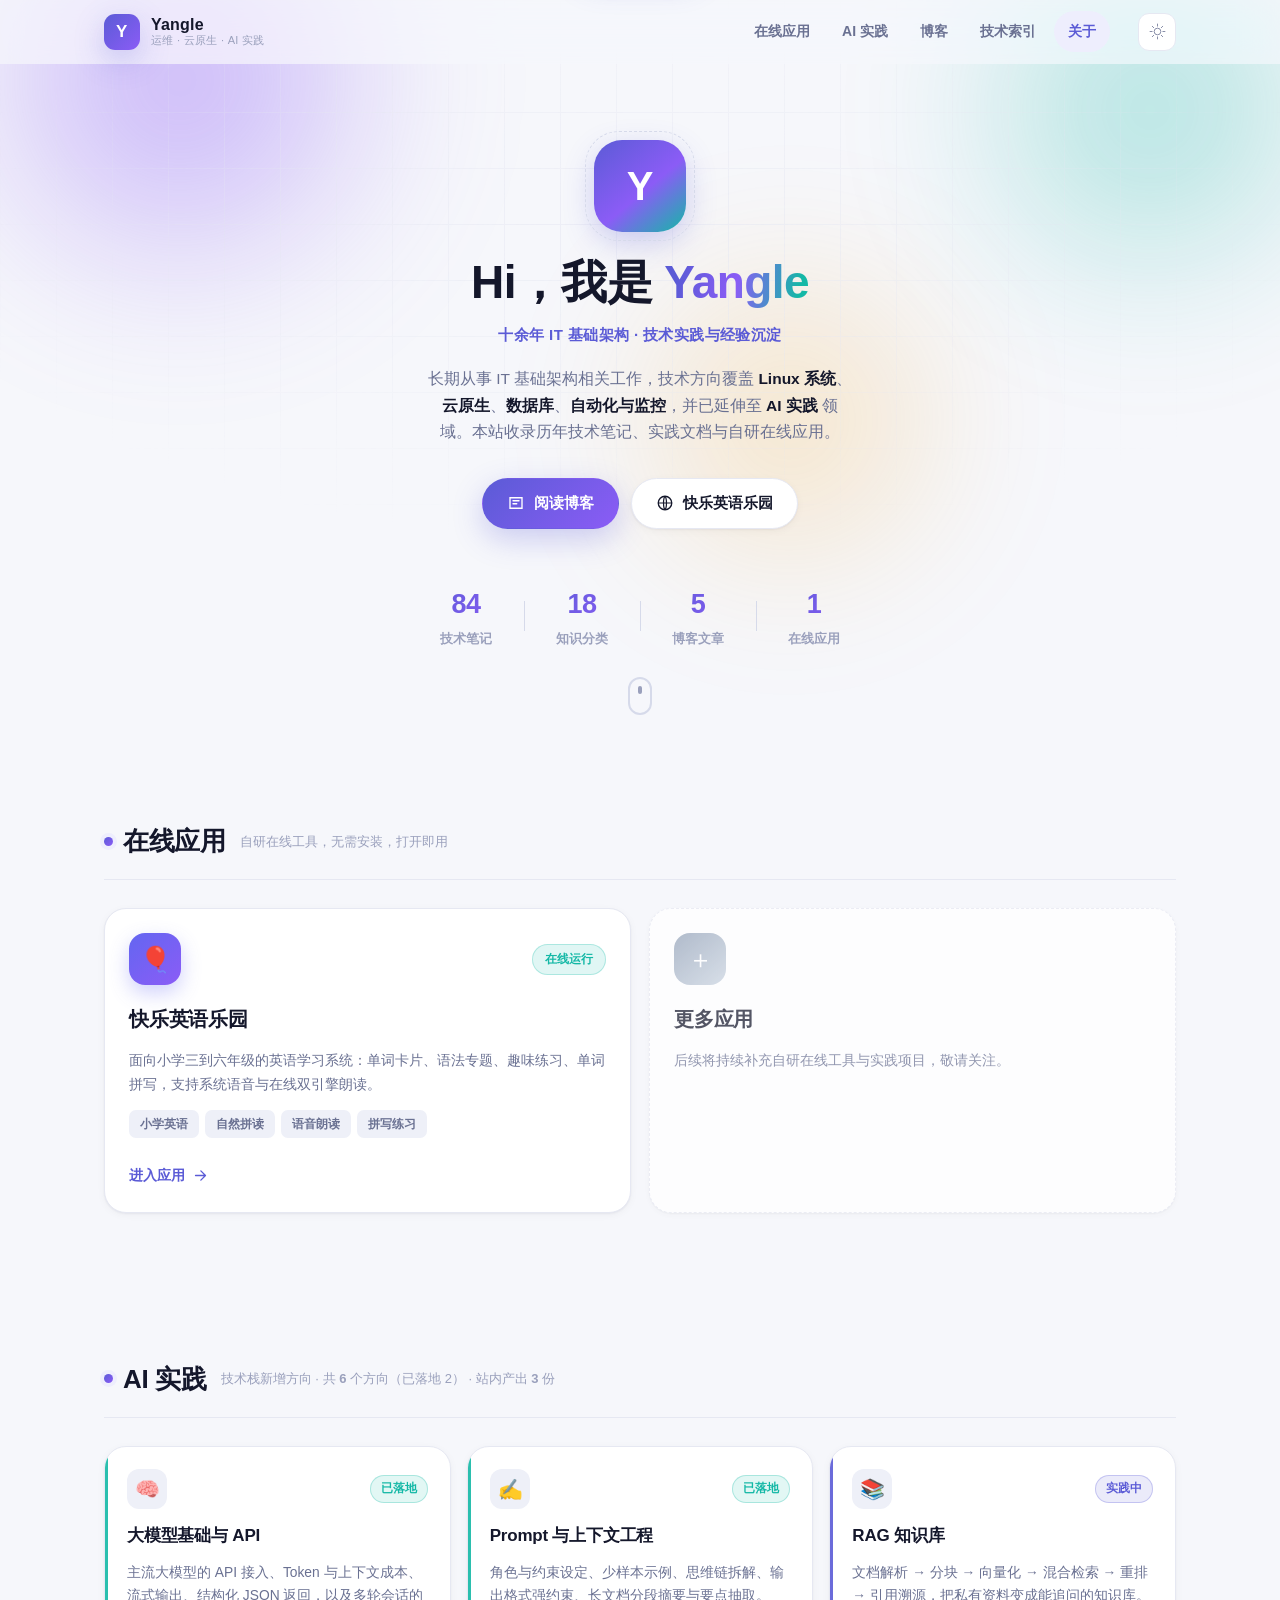
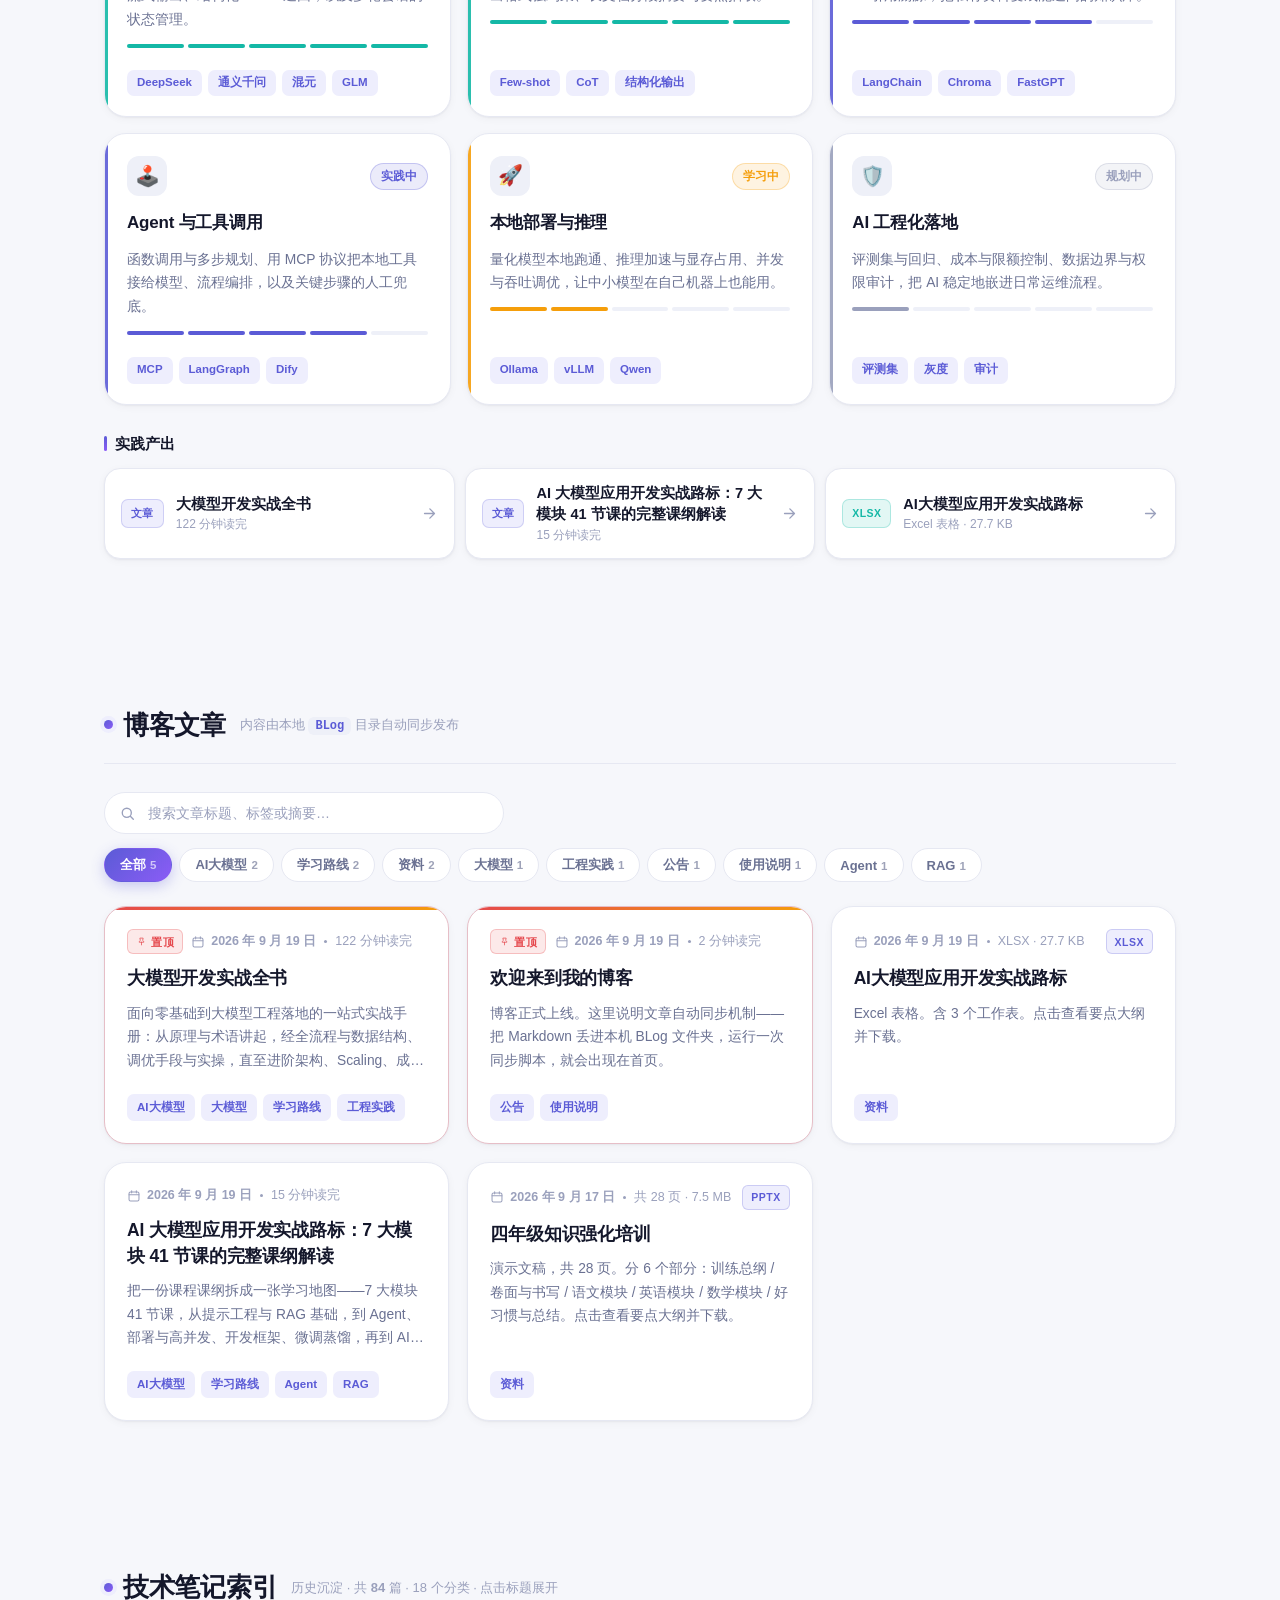
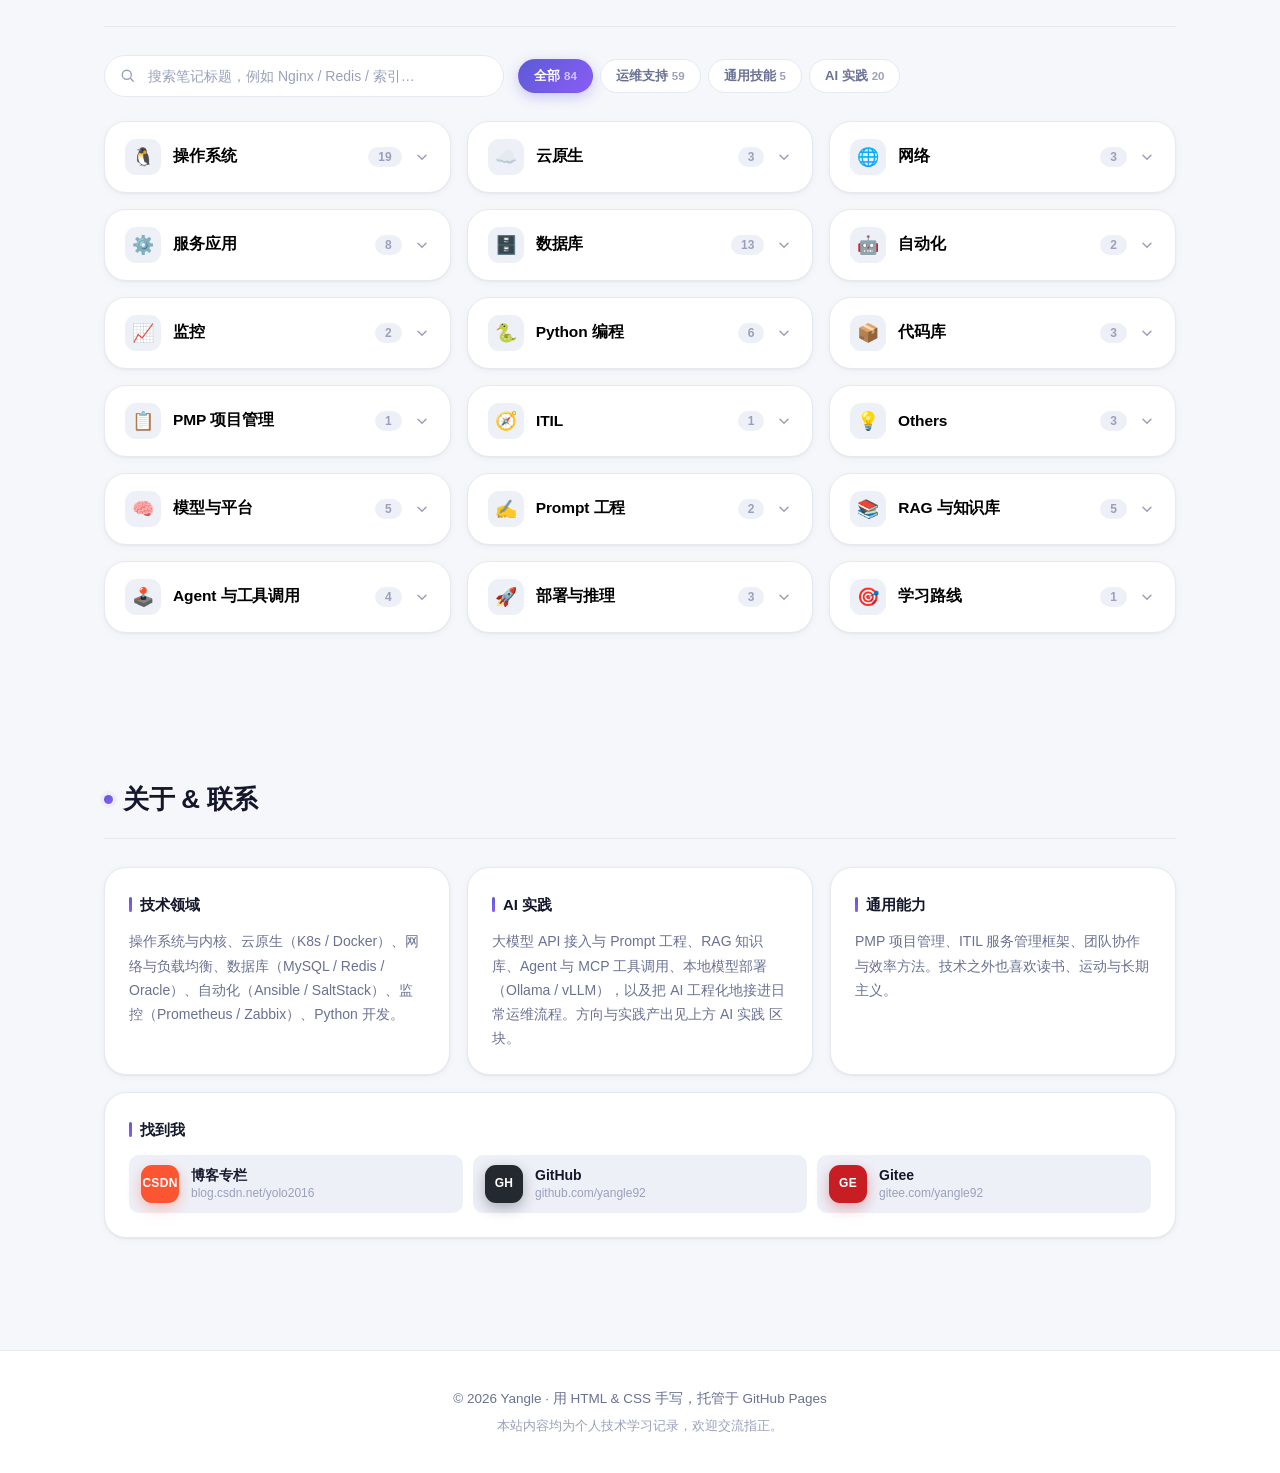
<file: index.html>
<!DOCTYPE html>
<html lang="zh-CN" data-theme="light">
<head>
<meta charset="utf-8">
<meta name="viewport" content="width=device-width, initial-scale=1, viewport-fit=cover">
<meta name="description" content="Yangle 的个人主页 —— 十余年 IT 基础架构经验沉淀：Linux、云原生、数据库、自动化与监控技术笔记，AI 实践方向，以及自研在线应用。">
<meta name="theme-color" content="#5B5BD6">
<title>Yangle · 技术笔记、AI 实践与在线应用</title>
<link rel="icon" href="data:image/svg+xml,%3Csvg xmlns='http://www.w3.org/2000/svg' viewBox='0 0 100 100'%3E%3Crect width='100' height='100' rx='24' fill='%235B5BD6'/%3E%3Ctext x='50' y='70' font-size='58' font-family='sans-serif' font-weight='bold' fill='white' text-anchor='middle'%3EY%3C/text%3E%3C/svg%3E">
<link rel="stylesheet" href="assets/style.css">
</head>
<body>

<a class="skip-link" href="#top">跳到主要内容</a>

<!-- ============ 顶部导航 ============ -->
<header class="nav" id="nav">
  <div class="nav-inner">
    <a class="brand" href="#top">
      <span class="brand-mark">Y</span>
      <span class="brand-text">
        <b>Yangle</b>
        <i>运维 · 云原生 · AI 实践</i>
      </span>
    </a>
    <nav class="nav-links">
      <a href="#apps">在线应用</a>
      <a href="#ai">AI 实践</a>
      <a href="#blog">博客</a>
      <a href="#notes">技术索引</a>
      <a href="#about">关于</a>
    </nav>
    <button class="icon-btn" id="themeBtn" type="button" title="切换深色 / 浅色" aria-label="切换主题">
      <svg class="ico-sun" viewBox="0 0 24 24" aria-hidden="true"><circle cx="12" cy="12" r="4.2"/><g stroke-linecap="round"><path d="M12 2.6v2.6M12 18.8v2.6M2.6 12h2.6M18.8 12h2.6M5.4 5.4l1.8 1.8M16.8 16.8l1.8 1.8M18.6 5.4l-1.8 1.8M7.2 16.8l-1.8 1.8"/></g></svg>
      <svg class="ico-moon" viewBox="0 0 24 24" aria-hidden="true"><path d="M20.5 14.6A8.6 8.6 0 0 1 9.4 3.5a8.6 8.6 0 1 0 11.1 11.1Z"/></svg>
    </button>
  </div>
</header>

<main id="top">

  <!-- ============ Hero ============ -->
  <section class="hero">
    <div class="hero-bg" aria-hidden="true">
      <span class="blob b1"></span>
      <span class="blob b2"></span>
      <span class="blob b3"></span>
      <span class="grid-mask"></span>
    </div>
    <div class="hero-inner">
      <div class="avatar" aria-hidden="true">
        <span>Y</span>
        <i class="ring"></i>
      </div>
      <h1>Hi，我是 <em>Yangle</em></h1>
      <p class="tagline">十余年 IT 基础架构 · 技术实践与经验沉淀</p>
      <!-- 注意：技术方向之间不能有源码换行 —— 换行会在中文里渲染成空格，出现「云原生、 数据库」这种缝隙 -->
      <p class="hero-desc">长期从事 IT 基础架构相关工作，技术方向覆盖 <b>Linux 系统</b>、<b>云原生</b>、<b>数据库</b>、<b>自动化与监控</b>，并已延伸至 <b>AI 实践</b> 领域。本站收录历年技术笔记、实践文档与自研在线应用。</p>
      <div class="hero-actions">
        <a class="btn btn-primary" href="#blog">
          <svg viewBox="0 0 24 24" aria-hidden="true"><path d="M4 5h16v14H4z" fill="none" stroke-width="1.8"/><path d="M8 9h8M8 13h5" stroke-width="1.8" stroke-linecap="round"/></svg>
          阅读博客
        </a>
        <a class="btn btn-ghost" href="english/" data-app-link>
          <svg viewBox="0 0 24 24" aria-hidden="true"><circle cx="12" cy="12" r="9" fill="none" stroke-width="1.8"/><path d="M3.5 12h17M12 3.2c2.6 2.4 2.6 15.2 0 17.6M12 3.2c-2.6 2.4-2.6 15.2 0 17.6" fill="none" stroke-width="1.6"/></svg>
          快乐英语乐园
        </a>
      </div>
      <ul class="stats" id="stats">
        <li><b data-stat="notes">—</b><span>技术笔记</span></li>
        <li><b data-stat="cats">—</b><span>知识分类</span></li>
        <li><b data-stat="posts">—</b><span>博客文章</span></li>
        <li><b data-stat="apps">1</b><span>在线应用</span></li>
      </ul>
    </div>
    <a class="scroll-cue" href="#apps" aria-label="向下滚动"><span></span></a>
  </section>

  <!-- ============ 在线应用 ============ -->
  <section class="section" id="apps">
    <div class="sec-head">
      <h2 class="sec-title"><span class="dot"></span>在线应用</h2>
      <p class="sec-note">自研在线工具，无需安装，打开即用</p>
    </div>
    <div class="app-grid">
      <a class="app-card" href="english/">
        <div class="app-card-top">
          <span class="app-icon" style="--c1:#6366F1;--c2:#8B5CF6">🎈</span>
          <span class="app-badge">在线运行</span>
        </div>
        <h3>快乐英语乐园</h3>
        <p>面向小学三到六年级的英语学习系统：单词卡片、语法专题、趣味练习、单词拼写，支持系统语音与在线双引擎朗读。</p>
        <div class="app-tags">
          <span>小学英语</span><span>自然拼读</span><span>语音朗读</span><span>拼写练习</span>
        </div>
        <span class="app-go">进入应用
          <svg viewBox="0 0 24 24" aria-hidden="true"><path d="M5 12h13M12.5 5.5 19 12l-6.5 6.5" fill="none" stroke-width="1.9" stroke-linecap="round" stroke-linejoin="round"/></svg>
        </span>
      </a>
      <div class="app-card app-card--more">
        <div class="app-card-top"><span class="app-icon" style="--c1:#94A3B8;--c2:#CBD5E1">＋</span></div>
        <h3>更多应用</h3>
        <p>后续将持续补充自研在线工具与实践项目，敬请关注。</p>
      </div>
    </div>
  </section>

  <!-- ============ AI 实践（写进技术栈的 AI 主线） ============ -->
  <section class="section" id="ai">
    <div class="sec-head">
      <h2 class="sec-title"><span class="dot"></span>AI 实践</h2>
      <p class="sec-note" id="aiNote">技术栈方向 · 学习与工程实践并重，成果沉淀于本站</p>
    </div>

    <div class="ai-tracks" id="aiTracks"></div>

    <div class="ai-output" id="aiOutput" hidden>
      <h3 class="ai-output-title">实践产出</h3>
      <div class="ai-output-list" id="aiOutputList"></div>
    </div>

    <noscript>
      <div class="empty">
        <span class="empty-ico">⚠️</span>
        <b>浏览器禁用了 JavaScript</b>
        <p>AI 实践方向与实践产出由脚本渲染，请在浏览器设置中开启 JavaScript 后刷新。</p>
      </div>
    </noscript>
  </section>

  <!-- ============ 博客（自动同步） ============ -->
  <section class="section" id="blog">
    <div class="sec-head">
      <h2 class="sec-title"><span class="dot"></span>博客文章</h2>
      <p class="sec-note">内容由本地 <code>BLog</code> 目录自动同步发布</p>
    </div>

    <div class="toolbar">
      <label class="search">
        <svg viewBox="0 0 24 24" aria-hidden="true"><circle cx="11" cy="11" r="6.4" fill="none" stroke-width="1.9"/><path d="m16 16 4.2 4.2" stroke-width="1.9" stroke-linecap="round"/></svg>
        <input type="search" id="blogSearch" placeholder="搜索文章标题、标签或摘要…" autocomplete="off">
      </label>
      <div class="chips" id="blogTags"></div>
    </div>

    <div class="blog-grid" id="blogGrid"></div>

    <div class="empty" id="blogEmpty" hidden>
      <span class="empty-ico">📭</span>
      <b>还没有匹配的文章</b>
      <p id="blogEmptyText">把写好的 Markdown 放入电脑上的 <code>BLog</code> 目录，运行一次同步脚本即可自动出现在这里。</p>
    </div>
    <div class="loading" id="blogLoading" hidden><span></span><span></span><span></span></div>
    <noscript>
      <div class="empty">
        <span class="empty-ico">⚠️</span>
        <b>浏览器禁用了 JavaScript</b>
        <p>本站的文章列表与笔记索引需要 JavaScript 才能渲染，请在浏览器设置中开启。</p>
      </div>
    </noscript>
  </section>

  <!-- ============ 技术笔记索引 ============ -->
  <section class="section" id="notes">
    <div class="sec-head">
      <h2 class="sec-title"><span class="dot"></span>技术笔记索引</h2>
      <p class="sec-note">多年技术笔记 · 按主题分类，点击展开</p>
    </div>

    <div class="toolbar">
      <label class="search">
        <svg viewBox="0 0 24 24" aria-hidden="true"><circle cx="11" cy="11" r="6.4" fill="none" stroke-width="1.9"/><path d="m16 16 4.2 4.2" stroke-width="1.9" stroke-linecap="round"/></svg>
        <input type="search" id="notesSearch" placeholder="搜索笔记标题，例如 Nginx / Redis / 索引…" autocomplete="off">
      </label>
      <div class="chips" id="notesChips"></div>
    </div>

    <div class="notes-grid" id="notesGrid"></div>
    <div class="empty" id="notesEmpty" hidden>
      <span class="empty-ico">🔍</span>
      <b>没有找到匹配的笔记</b>
      <p>请更换关键词，或点选上方的分类标签查看全部。</p>
    </div>
    <noscript>
      <div class="empty">
        <span class="empty-ico">⚠️</span>
        <b>浏览器禁用了 JavaScript</b>
        <p>技术笔记索引由脚本渲染，请在浏览器设置中开启 JavaScript 后刷新。</p>
      </div>
    </noscript>
  </section>

  <!-- ============ 关于 ============ -->
  <section class="section" id="about">
    <div class="sec-head">
      <h2 class="sec-title"><span class="dot"></span>关于 & 联系</h2>
    </div>
    <div class="about-grid">
      <div class="about-card">
        <h3>技术领域</h3>
        <p>操作系统与内核、云原生（K8s / Docker）、网络与负载均衡、数据库（MySQL / Redis / Oracle）、自动化（Ansible / SaltStack）、监控（Prometheus / Zabbix）、Python 开发。</p>
      </div>
      <div class="about-card">
        <h3>AI 实践</h3>
        <p>大模型 API 接入与 Prompt 工程、RAG 知识库、Agent 与 MCP 工具调用、本地模型部署（Ollama / vLLM），以及把 AI 工程化地接进日常运维流程。方向与实践产出见上方 <a href="#ai">AI 实践</a> 区块。</p>
      </div>
      <div class="about-card">
        <h3>通用能力</h3>
        <p>PMP 项目管理、ITIL 服务管理框架、团队协作与效率方法。技术之外也喜欢读书、运动与长期主义。</p>
      </div>
      <div class="about-card about-card--links">
        <h3>找到我</h3>
        <div class="quick-links">
          <a href="https://blog.csdn.net/yolo2016?type=blog" target="_blank" rel="noopener">
            <span class="ql-ico" style="--c:#FC5531">CSDN</span>
            <span class="ql-txt"><b>博客专栏</b><i>blog.csdn.net/yolo2016</i></span>
          </a>
          <a href="https://github.com/yangle92" target="_blank" rel="noopener">
            <span class="ql-ico" style="--c:#24292F">GH</span>
            <span class="ql-txt"><b>GitHub</b><i>github.com/yangle92</i></span>
          </a>
          <a href="https://gitee.com/yangle92" target="_blank" rel="noopener">
            <span class="ql-ico" style="--c:#C71D23">GE</span>
            <span class="ql-txt"><b>Gitee</b><i>gitee.com/yangle92</i></span>
          </a>
        </div>
      </div>
    </div>
  </section>

</main>

<footer class="footer">
  <div class="footer-inner">
    <p>© <span id="year">2026</span> Yangle · 用 HTML &amp; CSS 手写，托管于 GitHub Pages</p>
    <p class="footer-sub">本站内容均为个人技术学习记录，欢迎交流指正。</p>
  </div>
</footer>

<!-- ============ 文章阅读浮层 ============ -->
<div class="reader" id="reader" hidden>
  <div class="reader-backdrop" data-close></div>
  <article class="reader-panel" role="dialog" aria-modal="true" aria-label="文章阅读">
    <div class="reader-bar">
      <button class="icon-btn" data-close type="button" aria-label="返回">
        <svg viewBox="0 0 24 24" aria-hidden="true"><path d="M19 12H6M11.5 6 5.5 12l6 6" fill="none" stroke-width="2" stroke-linecap="round" stroke-linejoin="round"/></svg>
      </button>
      <b class="reader-bar-title" id="readerBarTitle"></b>
      <div class="reader-bar-tools">
        <span class="progress" aria-hidden="true"><i id="readProgress"></i></span>
        <button class="ghost-btn" id="copyLinkBtn" type="button">复制链接</button>
      </div>
    </div>
    <div class="reader-scroll" id="readerScroll">
      <div class="reader-content">
        <header class="reader-head">
          <h1 id="readerTitle"></h1>
          <div class="reader-meta" id="readerMeta"></div>
        </header>
        <div class="markdown" id="readerBody"></div>
        <div class="reader-foot">
          <button class="btn btn-ghost" data-close type="button">← 返回首页</button>
        </div>
      </div>
      <aside class="reader-toc" id="readerToc" hidden aria-label="文章目录">
        <b class="reader-toc-h">目录</b>
        <nav class="reader-toc-list" id="readerTocList"></nav>
      </aside>
    </div>
  </article>
</div>

<script src="assets/blog-data.js"></script>
<script src="assets/app.js"></script>
</body>
</html>
</file>
<file: assets/style.css>
/* ============================================================
   Yangle · 个人主页样式
   设计语言：Aurora Glass —— 柔和极光渐变 + 玻璃拟态 + 大留白
   支持浅色 / 深色两套主题（data-theme 切换，localStorage 记忆）
   ============================================================ */

/* ---------- 1. 设计令牌 ---------- */
:root {
  --bg:            #F6F7FB;
  --bg-soft:       #EEF0F8;
  --surface:       #FFFFFF;
  --surface-2:     #FBFCFF;
  --text:          #14172B;
  --text-soft:     #6A7192;
  --text-faint:    #9AA0BC;
  --border:        #E6E8F2;
  --border-strong: #D6DAEA;

  --primary:       #5B5BD6;
  --primary-soft:  #EEEEFD;
  --primary-2:     #8B5CF6;
  --accent:        #14B8A6;
  --amber:         #F59E0B;
  --up:            #E5484D;   /* 中国习惯：涨/热为红 */

  --shadow-sm: 0 1px 2px rgba(20,23,43,.05), 0 2px 8px rgba(20,23,43,.04);
  --shadow:    0 4px 14px rgba(20,23,43,.07), 0 12px 32px rgba(20,23,43,.06);
  --shadow-lg: 0 12px 32px rgba(20,23,43,.10), 0 32px 64px rgba(20,23,43,.10);
  --glow:      0 10px 30px rgba(91,91,214,.28);

  --r-sm: 10px;
  --r:    16px;
  --r-lg: 22px;
  --r-xl: 30px;

  --nav-h: 64px;
  --maxw:  1120px;
  /* 全站卡片栅格的统一最小列宽：各区块共用同一个值，
     同一视口下不会出现「这个区块 3 列 311px、那个区块 2 列 474px」的节奏错位 */
  --card-min: 320px;

  --ease: cubic-bezier(.22,.61,.36,1);
  --ease-out: cubic-bezier(.16,1,.3,1);
}

html[data-theme="dark"] {
  --bg:            #0D0F18;
  --bg-soft:       #141827;
  --surface:       #171A28;
  --surface-2:     #1D2133;
  --text:          #E9EAF3;
  --text-soft:     #A2A8C4;
  --text-faint:    #737A99;
  --border:        #262B40;
  --border-strong: #333A55;

  --primary:       #8B8CFA;
  --primary-soft:  #23254A;
  --primary-2:     #A78BFA;
  --accent:        #2DD4BF;
  --amber:         #FBBF24;
  --up:            #FF6B6B;

  --shadow-sm: 0 1px 2px rgba(0,0,0,.4);
  --shadow:    0 4px 16px rgba(0,0,0,.45);
  --shadow-lg: 0 18px 50px rgba(0,0,0,.6);
  --glow:      0 10px 30px rgba(139,140,250,.25);
}

/* ---------- 2. 基础 ---------- */
* { box-sizing: border-box; }
html { scroll-behavior: smooth; scroll-padding-top: calc(var(--nav-h) + 16px); }
body {
  margin: 0;
  background: var(--bg);
  color: var(--text);
  font-family: -apple-system, BlinkMacSystemFont, "Segoe UI", "PingFang SC",
               "Hiragino Sans GB", "Microsoft YaHei", "Noto Sans SC", sans-serif;
  font-size: 15.5px;
  line-height: 1.72;
  -webkit-font-smoothing: antialiased;
  text-rendering: optimizeLegibility;
  transition: background .35s var(--ease), color .35s var(--ease);
}
body.no-scroll { overflow: hidden; }
a { color: inherit; text-decoration: none; }
img { max-width: 100%; height: auto; }
code, pre { font-family: "JetBrains Mono", "SFMono-Regular", Consolas, "Liberation Mono", monospace; }

::selection { background: var(--primary); color: #fff; }

/* hidden 必须真的隐藏：UA 的 [hidden]{display:none} 特异性极低，
   作者样式里的 display:flex（如 .loading）会把它盖掉，元素就永远显示。
   这里统一兜一道，避免以后再踩。 */
[hidden] { display: none !important; }

/* 滚动条 */
::-webkit-scrollbar { width: 10px; height: 10px; }
::-webkit-scrollbar-track { background: transparent; }
::-webkit-scrollbar-thumb {
  background: var(--border-strong); border-radius: 99px;
  border: 3px solid var(--bg);
}
::-webkit-scrollbar-thumb:hover { background: var(--text-faint); }

/* ---------- 3. 导航 ---------- */
/* 键盘 / 读屏用户跳过导航直达主内容：平时藏在视口上方，聚焦时滑出 */
.skip-link {
  position: fixed; left: 50%; top: 8px; z-index: 100;
  transform: translate(-50%, -180%);
  padding: 10px 20px; border-radius: 99px;
  background: var(--primary); color: #fff;
  font-size: 13.5px; font-weight: 700;
  box-shadow: var(--glow);
  transition: transform .22s var(--ease-out);
}
.skip-link:focus { transform: translate(-50%, 0); }

.nav {
  position: fixed; inset: 0 0 auto 0; height: var(--nav-h); z-index: 60;
  background: color-mix(in srgb, var(--bg) 72%, transparent);
  backdrop-filter: saturate(180%) blur(18px);
  -webkit-backdrop-filter: saturate(180%) blur(18px);
  border-bottom: 1px solid transparent;
  transition: border-color .3s var(--ease), background .3s var(--ease), box-shadow .3s var(--ease);
}
.nav.scrolled {
  border-bottom-color: var(--border);
  box-shadow: 0 1px 20px rgba(20,23,43,.05);
}
@supports not (background: color-mix(in srgb, red 50%, blue)) {
  .nav { background: var(--bg); }
}
.nav-inner {
  max-width: var(--maxw); height: 100%; margin: 0 auto;
  padding: 0 24px; display: flex; align-items: center; gap: 28px;
}
.brand { display: flex; align-items: center; gap: 11px; flex: none; }
.brand-mark {
  width: 36px; height: 36px; border-radius: 11px; flex: none;
  display: grid; place-items: center;
  background: linear-gradient(135deg, var(--primary), var(--primary-2));
  color: #fff; font-weight: 800; font-size: 17px; letter-spacing: .5px;
  box-shadow: var(--glow);
  transition: transform .3s var(--ease-out);
}
.brand:hover .brand-mark { transform: rotate(-6deg) scale(1.06); }
.brand-text { display: flex; flex-direction: column; line-height: 1.15; }
.brand-text b { font-size: 16px; font-weight: 800; letter-spacing: .2px; }
.brand-text i {
  font-style: normal; font-size: 11px; color: var(--text-faint);
  letter-spacing: .3px; white-space: nowrap;
}
.nav-links { margin-left: auto; display: flex; gap: 4px; }
.nav-links a {
  position: relative; padding: 8px 14px; border-radius: 99px;
  font-size: 14px; font-weight: 600; color: var(--text-soft);
  transition: color .2s var(--ease), background .2s var(--ease);
}
.nav-links a:hover { color: var(--text); background: var(--bg-soft); }
.nav-links a.active { color: var(--primary); background: var(--primary-soft); }

.icon-btn {
  width: 38px; height: 38px; flex: none; border-radius: 11px; cursor: pointer;
  display: grid; place-items: center;
  background: var(--surface); border: 1px solid var(--border); color: var(--text-soft);
  transition: all .2s var(--ease);
}
.icon-btn:hover { color: var(--primary); border-color: var(--primary); transform: translateY(-1px); }
.icon-btn svg { width: 19px; height: 19px; stroke: currentColor; fill: none; }
.ico-moon { display: none; }
html[data-theme="dark"] .ico-sun  { display: none; }
html[data-theme="dark"] .ico-moon { display: block; }

/* ---------- 4. Hero ---------- */
.hero {
  position: relative; overflow: hidden;
  padding: calc(var(--nav-h) + 76px) 24px 96px;
  text-align: center;
}
.hero-bg { position: absolute; inset: 0; pointer-events: none; }
.blob {
  position: absolute; border-radius: 50%; filter: blur(70px);
  opacity: .5; will-change: transform;
}
.b1 {
  width: 520px; height: 520px; top: -180px; left: -80px;
  background: radial-gradient(circle, var(--primary-2), transparent 68%);
  animation: float1 18s ease-in-out infinite;
}
.b2 {
  width: 460px; height: 460px; top: -120px; right: -100px;
  background: radial-gradient(circle, var(--accent), transparent 68%);
  opacity: .38; animation: float2 22s ease-in-out infinite;
}
.b3 {
  width: 400px; height: 400px; top: 220px; left: 46%;
  background: radial-gradient(circle, var(--amber), transparent 70%);
  opacity: .26; animation: float3 26s ease-in-out infinite;
}
html[data-theme="dark"] .blob { opacity: .34; }
html[data-theme="dark"] .b3  { opacity: .16; }
@keyframes float1 { 50% { transform: translate(60px, 40px) scale(1.12); } }
@keyframes float2 { 50% { transform: translate(-70px, 50px) scale(1.08); } }
@keyframes float3 { 50% { transform: translate(-40px, -50px) scale(1.14); } }
.grid-mask {
  position: absolute; inset: 0;
  background-image:
    linear-gradient(to right, var(--border) 1px, transparent 1px),
    linear-gradient(to bottom, var(--border) 1px, transparent 1px);
  background-size: 56px 56px;
  mask-image: radial-gradient(ellipse 80% 60% at 50% 30%, #000 10%, transparent 72%);
  -webkit-mask-image: radial-gradient(ellipse 80% 60% at 50% 30%, #000 10%, transparent 72%);
  opacity: .55;
}
.hero-inner { position: relative; max-width: 760px; margin: 0 auto; }

.avatar {
  position: relative; width: 92px; height: 92px; margin: 0 auto 22px;
  border-radius: 28px; display: grid; place-items: center;
  background: linear-gradient(140deg, var(--primary), var(--primary-2) 55%, var(--accent));
  color: #fff; font-size: 40px; font-weight: 800;
  box-shadow: var(--glow);
  animation: rise .8s var(--ease-out) both;
}
.avatar .ring {
  position: absolute; inset: -9px; border-radius: 34px;
  border: 1.5px dashed var(--border-strong);
  animation: spin 26s linear infinite;
}
@keyframes spin { to { transform: rotate(360deg); } }

.hero h1 {
  margin: 0 0 12px; font-size: clamp(30px, 5.4vw, 46px);
  font-weight: 800; letter-spacing: -.6px; line-height: 1.22;
  animation: rise .8s .06s var(--ease-out) both;
}
.hero h1 em {
  font-style: normal;
  background: linear-gradient(100deg, var(--primary) 10%, var(--primary-2) 50%, var(--accent) 92%);
  -webkit-background-clip: text; background-clip: text; color: transparent;
}
.tagline {
  margin: 0 0 18px; font-size: 15px; font-weight: 600; letter-spacing: .4px;
  color: var(--primary);
  animation: rise .8s .1s var(--ease-out) both;
}
.hero-desc {
  margin: 0 auto 32px; max-width: 620px; font-size: 15.5px;
  color: var(--text-soft);
  /* 居中排版的段落用平衡断行：避免末行只剩「应用。」这类两三个字的孤字行 */
  text-wrap: balance;
  animation: rise .8s .14s var(--ease-out) both;
}
/* 技术方向不被断行拆开（如「自动化与监控」被折成「自动化与监」/「控」） */
.hero-desc b { color: var(--text); font-weight: 700; white-space: nowrap; }
@keyframes rise {
  from { opacity: 0; transform: translateY(18px); }
  to   { opacity: 1; transform: none; }
}

.hero-actions {
  display: flex; gap: 12px; justify-content: center; flex-wrap: wrap;
  animation: rise .8s .2s var(--ease-out) both;
}
.btn {
  display: inline-flex; align-items: center; gap: 9px;
  padding: 12px 24px; border-radius: 99px; border: 1px solid transparent;
  font-size: 14.5px; font-weight: 700; cursor: pointer; font-family: inherit;
  transition: all .25s var(--ease);
}
.btn svg { width: 18px; height: 18px; stroke: currentColor; fill: none; }
.btn-primary {
  background: linear-gradient(135deg, var(--primary), var(--primary-2));
  color: #fff; box-shadow: var(--glow);
}
.btn-primary:hover { transform: translateY(-2px); box-shadow: 0 14px 34px rgba(91,91,214,.4); }
.btn-ghost {
  background: var(--surface); color: var(--text);
  border-color: var(--border); box-shadow: var(--shadow-sm);
}
.btn-ghost:hover { border-color: var(--primary); color: var(--primary); transform: translateY(-2px); }

.stats {
  list-style: none; margin: 52px 0 0; padding: 0;
  display: flex; justify-content: center; flex-wrap: wrap; gap: 8px 0;
  animation: rise .8s .26s var(--ease-out) both;
}
.stats li {
  min-width: 116px; padding: 0 20px; position: relative;
  display: flex; flex-direction: column; gap: 2px;
}
.stats li + li::before {
  content: ''; position: absolute; left: 0; top: 50%; transform: translateY(-50%);
  width: 1px; height: 30px; background: var(--border-strong);
}
.stats b {
  font-size: 27px; font-weight: 800; letter-spacing: -.6px;
  background: linear-gradient(135deg, var(--primary), var(--primary-2));
  -webkit-background-clip: text; background-clip: text; color: transparent;
  font-variant-numeric: tabular-nums;
}
.stats span { font-size: 12.5px; color: var(--text-faint); font-weight: 600; }

.scroll-cue {
  position: absolute; left: 50%; bottom: 32px; transform: translateX(-50%);
  width: 24px; height: 38px; border: 2px solid var(--border-strong); border-radius: 99px;
  display: grid; justify-items: center; padding-top: 7px;
  transition: border-color .25s var(--ease);
}
.scroll-cue:hover { border-color: var(--primary); }
.scroll-cue span {
  width: 4px; height: 8px; border-radius: 99px; background: var(--text-faint);
  animation: wheel 1.9s ease-in-out infinite;
}
.scroll-cue:hover span { background: var(--primary); }
@keyframes wheel { 0%,100% { transform: translateY(0); opacity: 1; } 50% { transform: translateY(9px); opacity: .35; } }

/* ---------- 5. 区块通用 ---------- */
.section { max-width: var(--maxw); margin: 0 auto; padding: 72px 24px; }
.sec-head {
  display: flex; align-items: baseline; gap: 14px; flex-wrap: wrap;
  margin-bottom: 28px; padding-bottom: 16px;
  border-bottom: 1px solid var(--border);
}
.sec-title {
  margin: 0; display: flex; align-items: center; gap: 10px;
  font-size: clamp(21px, 3vw, 26px); font-weight: 800; letter-spacing: -.3px;
}
.sec-title .dot {
  width: 9px; height: 9px; border-radius: 50%; flex: none;
  background: linear-gradient(135deg, var(--primary), var(--primary-2));
  box-shadow: 0 0 0 4px var(--primary-soft);
}
.sec-note { margin: 0; font-size: 13px; color: var(--text-faint); }
.sec-note code {
  background: var(--bg-soft); padding: 2px 7px; border-radius: 6px;
  font-size: 12px; color: var(--primary); font-weight: 600;
}

/* ---------- 6. 工具栏（搜索 + 标签） ---------- */
.toolbar {
  display: flex; gap: 14px; align-items: center; flex-wrap: wrap;
  margin-bottom: 24px;
}
.search {
  position: relative; flex: 1 1 300px; max-width: 400px;
  display: flex; align-items: center;
}
.search svg {
  position: absolute; left: 15px; width: 17px; height: 17px;
  stroke: var(--text-faint); fill: none; pointer-events: none;
}
.search input {
  width: 100%; padding: 12px 16px 12px 43px;
  border-radius: 99px; border: 1px solid var(--border);
  background: var(--surface); color: var(--text);
  font-size: 14px; font-family: inherit; outline: none;
  transition: all .22s var(--ease);
}
.search input::placeholder { color: var(--text-faint); }
.search input:focus {
  border-color: var(--primary);
  box-shadow: 0 0 0 4px var(--primary-soft);
}
.chips { display: flex; gap: 7px; flex-wrap: wrap; }
.chip {
  padding: 7px 15px; border-radius: 99px; cursor: pointer;
  font-size: 13px; font-weight: 600; font-family: inherit;
  background: var(--surface); border: 1px solid var(--border); color: var(--text-soft);
  transition: all .2s var(--ease);
}
.chip:hover { border-color: var(--primary); color: var(--primary); }
.chip.on {
  background: linear-gradient(135deg, var(--primary), var(--primary-2));
  border-color: transparent; color: #fff;
  box-shadow: 0 4px 14px rgba(91,91,214,.3);
}
.chip em { font-style: normal; opacity: .65; margin-left: 4px; font-size: 11.5px; }

/* ---------- 7. 在线应用卡片 ---------- */
.app-grid {
  display: grid; gap: 18px;
  grid-template-columns: repeat(auto-fit, minmax(var(--card-min), 1fr));
}
.app-card {
  position: relative; overflow: hidden;
  display: flex; flex-direction: column; gap: 11px;
  padding: 24px; border-radius: var(--r-lg);
  background: var(--surface); border: 1px solid var(--border);
  box-shadow: var(--shadow-sm);
  transition: transform .3s var(--ease-out), box-shadow .3s var(--ease), border-color .3s var(--ease);
}
.app-card::after {
  content: ''; position: absolute; inset: 0; border-radius: inherit; pointer-events: none;
  background: radial-gradient(600px circle at var(--mx, 50%) var(--my, 0%), var(--primary-soft), transparent 42%);
  opacity: 0; transition: opacity .35s var(--ease);
}
.app-card:hover { transform: translateY(-5px); box-shadow: var(--shadow-lg); border-color: var(--primary); }
.app-card:hover::after { opacity: .8; }
.app-card > * { position: relative; z-index: 1; }
.app-card-top { display: flex; align-items: center; justify-content: space-between; }
.app-icon {
  width: 52px; height: 52px; border-radius: 16px; flex: none;
  display: grid; place-items: center; font-size: 25px;
  background: linear-gradient(140deg, var(--c1), var(--c2));
  color: #fff; box-shadow: 0 8px 20px rgba(99,102,241,.3);
}
.app-card--more .app-icon { box-shadow: none; }
.app-badge {
  padding: 5px 12px; border-radius: 99px; font-size: 11.5px; font-weight: 700;
  color: var(--accent); background: color-mix(in srgb, var(--accent) 13%, transparent);
  border: 1px solid color-mix(in srgb, var(--accent) 26%, transparent);
}
.app-card h3 { margin: 6px 0 0; font-size: 20px; font-weight: 800; letter-spacing: -.2px; }
.app-card p { margin: 0; font-size: 14px; color: var(--text-soft); line-height: 1.75; }
.app-tags { display: flex; gap: 6px; flex-wrap: wrap; margin-top: 2px; }
.app-tags span {
  padding: 4px 11px; border-radius: 7px; font-size: 12px; font-weight: 600;
  background: var(--bg-soft); color: var(--text-soft);
}
.app-go {
  margin-top: auto; padding-top: 14px;
  display: inline-flex; align-items: center; gap: 7px;
  font-size: 14px; font-weight: 700; color: var(--primary);
}
.app-go svg { width: 17px; height: 17px; stroke: currentColor; transition: transform .25s var(--ease); }
.app-card:hover .app-go svg { transform: translateX(5px); }
.app-card--more { opacity: .72; border-style: dashed; }
.app-card--more:hover { transform: none; box-shadow: var(--shadow-sm); border-color: var(--border); }
.app-card--more:hover::after { opacity: 0; }

/* ---------- 7.5 AI 实践技术栈 ---------- */
.ai-tracks {
  display: grid; gap: 16px;
  grid-template-columns: repeat(auto-fit, minmax(var(--card-min), 1fr));
}
.ai-track {
  position: relative; overflow: hidden;
  display: flex; flex-direction: column; gap: 10px;
  padding: 22px 22px 20px; border-radius: var(--r-lg);
  background: var(--surface); border: 1px solid var(--border);
  box-shadow: var(--shadow-sm);
  transition: transform .3s var(--ease-out), box-shadow .3s var(--ease), border-color .3s var(--ease);
  animation: rise .5s var(--ease-out) both;
}
/* 左侧竖色带标识掌握程度：已落地=青 / 实践中=主色 / 学习中=琥珀 / 规划中=灰 */
.ai-track::before {
  content: ''; position: absolute; left: 0; top: 0; bottom: 0; width: 3px;
  background: var(--lv, var(--border-strong)); opacity: .9;
}
.ai-track:hover { transform: translateY(-5px); box-shadow: var(--shadow-lg); border-color: var(--lv); }
.ai-track--live     { --lv: var(--accent); }
.ai-track--doing    { --lv: var(--primary); }
.ai-track--learning { --lv: var(--amber); }
.ai-track--todo     { --lv: var(--text-faint); }
.ai-track-top { display: flex; align-items: center; gap: 10px; }
.ai-ico {
  width: 40px; height: 40px; border-radius: 12px; flex: none;
  display: grid; place-items: center; font-size: 20px;
  background: var(--bg-soft);
}
.ai-level {
  margin-left: auto; flex: none;
  padding: 3px 10px; border-radius: 99px;
  font-size: 11.5px; font-weight: 700; color: var(--lv);
  background: color-mix(in srgb, var(--lv) 12%, transparent);
  border: 1px solid color-mix(in srgb, var(--lv) 28%, transparent);
}
.ai-track h3 { margin: 2px 0 0; font-size: 17px; font-weight: 800; letter-spacing: -.2px; }
.ai-track p { margin: 0; font-size: 13.8px; color: var(--text-soft); line-height: 1.72; }
.ai-meter { display: flex; gap: 4px; margin-top: 2px; }
.ai-meter i { height: 4px; flex: 1; border-radius: 99px; background: var(--bg-soft); }
.ai-meter i.on { background: var(--lv); }
.ai-tools { display: flex; gap: 6px; flex-wrap: wrap; margin-top: auto; padding-top: 12px; }
.ai-tools span {
  padding: 3.5px 10px; border-radius: 7px; font-size: 11.5px; font-weight: 700;
  color: var(--primary); background: var(--primary-soft);
}

/* 实践产出：站内博客内容里命中 AI 关键词的那些 */
.ai-output { margin-top: 26px; }
.ai-output-title {
  margin: 0 0 12px; font-size: 15px; font-weight: 800;
  display: flex; align-items: center; gap: 8px;
}
.ai-output-title::before {
  content: ''; width: 3px; height: 15px; border-radius: 99px;
  background: linear-gradient(var(--primary), var(--primary-2));
}
.ai-output-list {
  display: grid; gap: 10px;
  grid-template-columns: repeat(auto-fit, minmax(320px, 1fr));
}
.ai-out {
  display: flex; align-items: center; gap: 12px;
  padding: 14px 16px; border-radius: var(--r);
  background: var(--surface); border: 1px solid var(--border);
  box-shadow: var(--shadow-sm);
  transition: transform .25s var(--ease), border-color .25s var(--ease), box-shadow .25s var(--ease);
}
.ai-out:hover { transform: translateY(-3px); border-color: var(--primary); box-shadow: var(--shadow); }
.ai-out-kind {
  flex: none; padding: 4px 9px; border-radius: 7px;
  font-size: 10.5px; font-weight: 800; letter-spacing: .4px;
  color: var(--primary); background: var(--primary-soft);
  border: 1px solid color-mix(in srgb, var(--primary) 22%, transparent);
}
.ai-out-kind--file {
  color: var(--accent); background: color-mix(in srgb, var(--accent) 12%, transparent);
  border-color: color-mix(in srgb, var(--accent) 26%, transparent);
}
.ai-out-txt { display: flex; flex-direction: column; gap: 2px; line-height: 1.42; min-width: 0; }
.ai-out-txt b {
  font-size: 14.5px; font-weight: 700;
  display: -webkit-box; -webkit-line-clamp: 2; -webkit-box-orient: vertical; overflow: hidden;
}
.ai-out-txt i { font-style: normal; font-size: 12px; color: var(--text-faint); }
.ai-out-arrow {
  width: 17px; height: 17px; flex: none; margin-left: auto;
  stroke: var(--text-faint); fill: none;
  transition: transform .25s var(--ease), stroke .25s var(--ease);
}
.ai-out:hover .ai-out-arrow { stroke: var(--primary); transform: translateX(4px); }

/* ---------- 8. 博客卡片 ---------- */
.blog-grid {
  display: grid; gap: 18px;
  grid-template-columns: repeat(auto-fill, minmax(var(--card-min), 1fr));
}
/* 文章数满足「3 列会空出 2 格、2 列正好排满」（4 / 10 / 16…）时改两列，
   避免末行只挂一张卡、右侧空出约 2/3 行的空白。类名由 initBlog() 按当前列表长度挂上 */
.blog-grid--duo { grid-template-columns: repeat(2, minmax(0, 1fr)); }
.post-card {
  display: flex; flex-direction: column; gap: 10px;
  padding: 22px; border-radius: var(--r-lg);
  background: var(--surface); border: 1px solid var(--border);
  box-shadow: var(--shadow-sm); cursor: pointer; text-align: left;
  font-family: inherit; font-size: inherit; color: inherit;
  transition: transform .3s var(--ease-out), box-shadow .3s var(--ease), border-color .3s var(--ease);
  animation: rise .5s var(--ease-out) both;
}
.post-card:hover { transform: translateY(-5px); box-shadow: var(--shadow-lg); border-color: var(--primary); }
.post-card-top { display: flex; align-items: center; gap: 8px; }
.post-date {
  display: inline-flex; align-items: center; gap: 6px;
  font-size: 12.5px; font-weight: 600; color: var(--text-faint);
  font-variant-numeric: tabular-nums;
}
.post-date svg { width: 14px; height: 14px; stroke: currentColor; fill: none; }
.post-dot { width: 3px; height: 3px; border-radius: 50%; background: var(--text-faint); }
.post-read { font-size: 12.5px; color: var(--text-faint); }
.post-card h3 {
  margin: 2px 0 0; font-size: 17.5px; font-weight: 800; line-height: 1.45;
  letter-spacing: -.2px;
  display: -webkit-box; -webkit-line-clamp: 2; -webkit-box-orient: vertical; overflow: hidden;
  transition: color .2s var(--ease);
}
.post-card:hover h3 { color: var(--primary); }
.post-card p {
  margin: 0; font-size: 13.8px; color: var(--text-soft); line-height: 1.7;
  display: -webkit-box; -webkit-line-clamp: 3; -webkit-box-orient: vertical; overflow: hidden;
}
.post-tags { display: flex; gap: 6px; flex-wrap: wrap; margin-top: auto; padding-top: 12px; }
.post-tags span {
  padding: 3.5px 10px; border-radius: 7px; font-size: 11.5px; font-weight: 700;
  color: var(--primary); background: var(--primary-soft);
}
/* 资料卡片（BLog 里的 PPT / PDF / Word / Excel） */
.post-card--file .file-badge {
  margin-left: auto; flex: none;
  padding: 2.5px 8px; border-radius: 6px;
  font-size: 10.5px; font-weight: 800; letter-spacing: .5px;
  color: var(--primary); background: var(--primary-soft);
  border: 1px solid color-mix(in srgb, var(--primary) 24%, transparent);
}

/* 置顶文章：顶部色条 + 「置顶」徽标；先后顺序由 blog/index.json 决定 */
.pin-badge {
  display: inline-flex; align-items: center; gap: 4px; flex: none;
  padding: 2.5px 8px; border-radius: 6px;
  font-size: 10.5px; font-weight: 800; letter-spacing: .6px;
  color: var(--up);
  background: color-mix(in srgb, var(--up) 12%, transparent);
  border: 1px solid color-mix(in srgb, var(--up) 28%, transparent);
}
.pin-badge svg { width: 11px; height: 11px; stroke: currentColor; fill: none; }
.post-card--pinned {
  position: relative; overflow: hidden;
  border-color: color-mix(in srgb, var(--up) 26%, var(--border));
}
.post-card--pinned::before {
  content: ''; position: absolute; left: 0; top: 0; right: 0; height: 3px;
  background: linear-gradient(90deg, var(--up), var(--amber));
}
.post-card--pinned:hover { border-color: var(--up); }
.post-card--pinned .post-card-top { flex-wrap: wrap; row-gap: 6px; }

/* ---------- 9. 技术笔记索引 ---------- */
.notes-grid {
  display: grid; gap: 16px;
  grid-template-columns: repeat(auto-fill, minmax(var(--card-min), 1fr));
}
.note-cat {
  border-radius: var(--r-lg); overflow: hidden;
  background: var(--surface); border: 1px solid var(--border);
  box-shadow: var(--shadow-sm);
  transition: box-shadow .3s var(--ease), border-color .3s var(--ease);
  animation: rise .5s var(--ease-out) both;
}
.note-cat:hover { box-shadow: var(--shadow); border-color: var(--border-strong); }
.note-cat-head {
  width: 100%; display: flex; align-items: center; gap: 12px;
  padding: 17px 20px; cursor: pointer; background: none; border: none;
  font-family: inherit; text-align: left;
  transition: background .2s var(--ease);
}
.note-cat-head:hover { background: var(--surface-2); }
.note-cat-ico {
  width: 36px; height: 36px; border-radius: 11px; flex: none;
  display: grid; place-items: center; font-size: 18px;
  background: var(--bg-soft);
}
.note-cat-name { font-size: 15.5px; font-weight: 800; letter-spacing: -.1px; }
.note-cat-count {
  margin-left: auto; font-size: 12px; font-weight: 700; color: var(--text-faint);
  background: var(--bg-soft); padding: 3px 10px; border-radius: 99px;
  font-variant-numeric: tabular-nums;
}
.note-cat-arrow {
  width: 16px; height: 16px; stroke: var(--text-faint); fill: none; flex: none;
  transition: transform .3s var(--ease);
}
.note-cat.open .note-cat-arrow { transform: rotate(180deg); }
.note-cat-body {
  display: grid; grid-template-rows: 0fr;
  transition: grid-template-rows .34s var(--ease);
}
.note-cat.open .note-cat-body { grid-template-rows: 1fr; }
.note-cat-body > div { overflow: hidden; }
.note-list { list-style: none; margin: 0; padding: 0 12px 12px; }
.note-list li { display: flex; }
.note-link {
  display: flex; align-items: center; gap: 10px; width: 100%;
  padding: 9px 12px; border-radius: var(--r-sm);
  font-size: 14px; color: var(--text-soft);
  transition: all .18s var(--ease);
}
.note-link::before {
  content: ''; width: 5px; height: 5px; border-radius: 50%; flex: none;
  background: var(--border-strong); transition: background .18s var(--ease);
}
.note-link:hover { background: var(--primary-soft); color: var(--primary); font-weight: 600; }
.note-link:hover::before { background: var(--primary); }
.note-link .ext {
  width: 13px; height: 13px; margin-left: auto; flex: none;
  stroke: currentColor; fill: none; opacity: 0;
  transition: opacity .18s var(--ease);
}
.note-link:hover .ext { opacity: .7; }

/* ---------- 10. 关于 & 快捷链接 ---------- */
/* 三张信息卡排满一行（auto-fit 在 1120 容器下只会排出 3 列，
   第四张卡会掉到第二行独占一格、右侧留大片空洞），
   故显式三列，并让「找到我」横跨整行，与上方三卡一一对齐 */
.about-grid {
  display: grid; gap: 17px;
  grid-template-columns: repeat(3, minmax(0, 1fr));
}
.about-card--links { grid-column: 1 / -1; }
.about-card {
  padding: 24px; border-radius: var(--r-lg);
  background: var(--surface); border: 1px solid var(--border);
  box-shadow: var(--shadow-sm);
}
.about-card h3 {
  margin: 0 0 12px; font-size: 15px; font-weight: 800;
  display: flex; align-items: center; gap: 8px;
}
.about-card h3::before {
  content: ''; width: 3px; height: 15px; border-radius: 99px;
  background: linear-gradient(var(--primary), var(--primary-2));
}
.about-card p { margin: 0; font-size: 14px; color: var(--text-soft); }
/* 联系条横排三等分：每格是一块等宽联系块，与上方三张卡同频 */
.quick-links { display: grid; grid-template-columns: repeat(3, minmax(0, 1fr)); gap: 10px; }
.quick-links a {
  display: flex; align-items: center; gap: 12px;
  padding: 10px 12px; border-radius: var(--r-sm);
  background: var(--bg-soft);
  transition: background .2s var(--ease), transform .2s var(--ease);
}
.quick-links a:hover { background: var(--primary-soft); transform: translateY(-2px); }
.ql-ico {
  width: 38px; height: 38px; border-radius: 11px; flex: none;
  display: grid; place-items: center; font-size: 12px; font-weight: 800;
  background: var(--c); color: #fff; letter-spacing: .3px;
  box-shadow: 0 5px 14px color-mix(in srgb, var(--c) 34%, transparent);
}
.ql-txt { display: flex; flex-direction: column; line-height: 1.35; min-width: 0; }
.ql-txt b { font-size: 14px; font-weight: 700; }
.ql-txt i {
  font-style: normal; font-size: 12px; color: var(--text-faint);
  white-space: nowrap; overflow: hidden; text-overflow: ellipsis;
}

/* ---------- 11. 空态 / 加载 ---------- */
.empty {
  padding: 58px 24px; text-align: center;
  border-radius: var(--r-lg); border: 1.5px dashed var(--border-strong);
  background: var(--surface);
}
.empty-ico { font-size: 40px; display: block; margin-bottom: 14px; opacity: .85; }
.empty b { display: block; font-size: 16px; margin-bottom: 8px; }
.empty p { margin: 0 auto; max-width: 460px; font-size: 13.8px; color: var(--text-soft); }
.empty code {
  background: var(--bg-soft); padding: 2px 7px; border-radius: 6px;
  font-size: 12.5px; color: var(--primary); font-weight: 700;
}
.loading { display: flex; gap: 7px; justify-content: center; padding: 44px 0; }
.loading span {
  width: 9px; height: 9px; border-radius: 50%; background: var(--primary);
  opacity: .35; animation: bounce 1.35s ease-in-out infinite;
}
.loading span:nth-child(2) { animation-delay: .18s; }
.loading span:nth-child(3) { animation-delay: .36s; }
@keyframes bounce {
  0%,100% { transform: scale(.75); opacity: .3; }
  45%     { transform: scale(1.25); opacity: 1; }
}

/* ---------- 12. 页脚 ---------- */
.footer {
  margin-top: 40px; border-top: 1px solid var(--border);
  background: var(--surface);
}
.footer-inner { max-width: var(--maxw); margin: 0 auto; padding: 36px 24px; text-align: center; }
.footer p { margin: 0; font-size: 13.5px; color: var(--text-soft); }
.footer-sub { margin-top: 6px !important; font-size: 12.5px !important; color: var(--text-faint) !important; }

/* ---------- 13. 文章阅读浮层 ---------- */
.reader { position: fixed; inset: 0; z-index: 90; }
.reader-backdrop {
  position: absolute; inset: 0;
  background: rgba(10,12,22,.5);
  backdrop-filter: blur(7px); -webkit-backdrop-filter: blur(7px);
  animation: fadeIn .3s var(--ease) both;
}
@keyframes fadeIn { from { opacity: 0; } }
/* 阅读窗口：宽度随视口放宽（原 880px 在 1920 屏上只占 46%，两侧留白过多、
   表格与代码块被挤扁）。大屏改为「留边卡片」而非通栏，形成聚焦的阅读窗口 */
.reader-panel {
  position: absolute;
  inset: clamp(0px, 3.4vh, 40px) 0;
  margin: 0 auto;
  max-width: min(1440px, 94vw);
  display: flex; flex-direction: column;
  background: var(--bg); box-shadow: var(--shadow-lg);
  border-radius: clamp(0px, 1.5vw, 20px);
  overflow: hidden;
  animation: slideUp .42s var(--ease-out) both;
}
@keyframes slideUp { from { transform: translateY(28px); opacity: 0; } }
.reader-bar {
  flex: none; height: 58px; display: flex; align-items: center; gap: 12px;
  padding: 0 16px; border-bottom: 1px solid var(--border);
  background: color-mix(in srgb, var(--bg) 80%, transparent);
  backdrop-filter: blur(14px); -webkit-backdrop-filter: blur(14px);
  position: relative;
}
@supports not (background: color-mix(in srgb, red 50%, blue)) {
  .reader-bar { background: var(--bg); }
}
/* 滚动后工具栏浮出当前文章标题：长文里随时能确认在读什么 */
.reader-bar-title {
  flex: 0 1 auto; min-width: 0; max-width: 46%; margin-left: 2px;
  font-size: 13.5px; font-weight: 700; color: var(--text-soft);
  white-space: nowrap; overflow: hidden; text-overflow: ellipsis;
  opacity: 0; transform: translateY(5px);
  transition: opacity .26s var(--ease), transform .26s var(--ease);
}
.reader-bar.is-scrolled .reader-bar-title { opacity: 1; transform: none; }
.reader-bar-tools { margin-left: auto; display: flex; align-items: center; gap: 12px; }
.progress {
  display: block; width: 128px; height: 4px; border-radius: 99px;
  background: var(--bg-soft); overflow: hidden;
}
.progress i {
  display: block; height: 100%; width: 0;
  background: linear-gradient(90deg, var(--primary), var(--primary-2));
  border-radius: 99px; transition: width .12s linear;
}
.ghost-btn {
  padding: 7px 15px; border-radius: 99px; cursor: pointer;
  font-size: 13px; font-weight: 700; font-family: inherit;
  background: var(--surface); border: 1px solid var(--border); color: var(--text-soft);
  transition: all .2s var(--ease);
}
.ghost-btn:hover { border-color: var(--primary); color: var(--primary); }
/* 滚动区：宽屏下变成「正文 + 侧栏目录」双栏。
   --read-measure 是整页唯一的「内容宽度」令牌（52rem ≈ 832px ≈ 中文 50 字/行），
   挂在滚动区上供栅格与内容块共用 */
.reader-scroll {
  --read-measure: 52rem;
  flex: 1; overflow-y: auto;
  padding: clamp(26px, 3.2vw, 54px) clamp(22px, 3.6vw, 58px) 92px;
  display: grid; gap: 52px;
  grid-template-columns: minmax(0, 1fr);
  align-items: start;
}
/* 只有一条内容轴：标题 / 段落 / 列表 / 表格 / 代码 / 图片 / 分隔线全部落在
   同一个 --read-measure 宽度的块里，左右边缘严格对齐。
   曾经的做法是「文字限宽居中、宽内容撑满」，结果表格左右各比正文多出 ~98px，
   与标题、分隔线全都不共线 —— 视觉上就是「没对齐」。
   真正需要更宽时由块内的横向滚动兜底（见 .md-table / pre），而不是放宽容器 */
/* width:100% 不能省：栅格项一旦有 auto 横向外边距就不再 stretch，
   会退化成 fit-content —— 资料浮层（无 max-width）当场缩成内容宽 393px */
.reader-content { min-width: 0; width: 100%; max-width: var(--read-measure); margin-inline: auto; }

.reader-head { padding-bottom: 24px; border-bottom: 1px solid var(--border); margin-bottom: 30px; }
.reader-head h1 {
  margin: 0 0 14px; font-size: clamp(24px, 4vw, 33px);
  font-weight: 800; line-height: 1.32; letter-spacing: -.5px;
  text-wrap: balance;                  /* 长标题两行长度均衡，避免末行只剩「纲解读」 */
}
.reader-meta { display: flex; align-items: center; gap: 10px; flex-wrap: wrap; font-size: 13px; color: var(--text-faint); }
.reader-meta .post-tags { padding: 0; margin: 0; }
.reader-meta .pin-badge { font-size: 11.5px; padding: 3px 10px; }
.reader-meta .pin-badge svg { width: 12px; height: 12px; }
.reader-foot { margin-top: 46px; padding-top: 26px; border-top: 1px solid var(--border); }

/* 侧栏目录：长文专用。窄屏一律不显示，宽屏也要正文里真的有章节（由 JS 决定 hidden） */
.reader-toc { display: none; }
.reader-toc-h {
  display: block; margin: 0 0 12px 14px;
  font-size: 11.5px; font-weight: 800; letter-spacing: .9px;
  color: var(--text-faint);
}
.reader-toc-list { display: flex; flex-direction: column; gap: 1px; }
.reader-toc-list a {
  display: block; padding: 7px 12px;
  border-left: 2px solid var(--border);
  font-size: 13px; line-height: 1.5; color: var(--text-soft);
  border-radius: 0 8px 8px 0;
  transition: color .18s var(--ease), background .18s var(--ease), border-color .18s var(--ease);
}
.reader-toc-list a.is-sub { padding-left: 22px; font-size: 12.5px; }
.reader-toc-list a:hover { color: var(--primary); background: var(--bg-soft); }
.reader-toc-list a.on {
  color: var(--primary); border-left-color: var(--primary);
  background: var(--primary-soft); font-weight: 700;
}
/* 双栏只在宽屏成立。这里必须一起放进媒体查询 ——
   否则窄屏下目录被 display:none 后第二列仍在，正文会被压成一条窄柱。
   正文列固定为 --read-measure 而不是 1fr：否则 1fr 会把浮层的剩余宽度全吃掉，
   目录被推到最右侧、与正文之间裂开一大块空白；整体居中后目录紧贴正文 */
@media (min-width: 1280px) {
  .reader-scroll--toc {
    grid-template-columns: minmax(0, var(--read-measure)) 244px;
    justify-content: center;
  }
  .reader-toc:not([hidden]) {
    display: block; position: sticky; top: 0;
    max-height: calc(100vh - 230px); overflow-y: auto;
  }
}

/* ---------- 14. Markdown 排版 ---------- */
.markdown { font-size: 16.5px; line-height: 1.9; color: var(--text); }
.markdown > *:first-child { margin-top: 0; }
.markdown h1, .markdown h2, .markdown h3, .markdown h4 {
  margin: 2em 0 .7em; font-weight: 800; line-height: 1.4; letter-spacing: -.2px;
  scroll-margin-top: 80px;
}
.markdown h2 {
  font-size: 22px; padding-bottom: .4em; border-bottom: 1px solid var(--border);
}
.markdown h3 { font-size: 18px; }
.markdown h4 { font-size: 16px; color: var(--text-soft); }
.markdown p { margin: 0 0 1.15em; }
.markdown a {
  color: var(--primary); font-weight: 600;
  border-bottom: 1.5px solid color-mix(in srgb, var(--primary) 32%, transparent);
  transition: all .2s var(--ease);
}
.markdown a:hover {
  border-bottom-color: var(--primary);
  background: var(--primary-soft);
}
.markdown strong { font-weight: 800; }
.markdown ul, .markdown ol { margin: 0 0 1.15em; padding-left: 1.5em; }
.markdown li { margin-bottom: .42em; }
.markdown li::marker { color: var(--primary); font-weight: 700; }
.markdown blockquote {
  margin: 1.4em 0; padding: 4px 20px;
  border-left: 3px solid var(--primary);
  background: var(--primary-soft); border-radius: 0 var(--r-sm) var(--r-sm) 0;
  color: var(--text-soft);
}
.markdown blockquote p:last-child { margin-bottom: 0; }
.markdown code {
  padding: 2.5px 7px; border-radius: 6px; font-size: .88em;
  background: var(--bg-soft); color: var(--primary);
  border: 1px solid var(--border);
}
.markdown pre {
  margin: 1.4em 0; padding: 20px 24px; border-radius: var(--r);
  background: var(--surface-2); border: 1px solid var(--border);
  overflow-x: auto; font-size: 14px; line-height: 1.72;
  box-shadow: var(--shadow-sm);
}
html[data-theme="dark"] .markdown pre { background: #10121E; }
.markdown pre code {
  padding: 0; border: none; background: none; color: var(--text); font-size: inherit;
}
.markdown hr { margin: 2.4em 0; border: none; border-top: 1px solid var(--border); }
.markdown img { border-radius: var(--r); box-shadow: var(--shadow); margin: 1.2em 0; }
/* 表格撑满正文块宽度（= --read-measure），列多到放不下时由 .md-table 横向滚动 */
.md-table { margin: 1.4em 0; overflow-x: auto; scrollbar-width: thin; }
.markdown table {
  width: 100%; margin: 0; border-collapse: collapse;
  font-size: 14.5px; border-radius: var(--r); overflow: hidden;
  box-shadow: var(--shadow-sm);
}
.markdown th, .markdown td { padding: 13px 18px; border: 1px solid var(--border); text-align: left; }
/* 表头不折行：否则窄屏会把「课程数」压成竖排的单字 */
.markdown th { white-space: nowrap; }
.markdown th { background: var(--bg-soft); font-weight: 800; }
.markdown tbody tr:nth-child(even) { background: var(--surface-2); }
.md-empty { color: var(--text-faint); font-style: italic; }

/* 行宽（measure）不在这里逐元素限制，而是由 .reader-content 整体把住
   （见上方「只有一条内容轴」）。逐元素限宽会让标题、分隔线、表格各持一种
   宽度：文字居中 832 而表格撑满 1028，左右边缘互相错开。
   新增块级元素时也不必再往白名单里补 —— 它们天然跟着内容块走 */

/* ---------- 14b. 资料面板（阅读浮层里的附件） ---------- */
/* 资料浮层没有正文段落，卡片越大越好，所以整体放开限宽；
   标题与资料卡同宽（都在 .reader-content 里），左右自然对齐 */
.reader-content.is-file { max-width: none; }

.file-panel { display: flex; flex-direction: column; gap: 22px; }
.file-brief {
  display: flex; align-items: center; gap: 16px;
  padding: 20px 22px; border-radius: var(--r-lg);
  background: var(--surface); border: 1px solid var(--border);
  box-shadow: var(--shadow-sm);
}
.file-icon {
  display: inline-flex; align-items: center; justify-content: center;
  width: 46px; height: 46px; flex: none; border-radius: 13px;
  color: var(--primary); background: var(--primary-soft);
}
.file-icon svg { width: 24px; height: 24px; stroke: currentColor; fill: none; }
.file-brief-text { display: flex; flex-direction: column; gap: 4px; min-width: 0; }
.file-brief-text strong { font-size: 15.5px; font-weight: 800; word-break: break-all; }
.file-brief-text span { font-size: 13px; color: var(--text-faint); }
.file-actions { display: flex; gap: 10px; flex-wrap: wrap; }
.markdown .file-outline-title {
  margin: 10px 0 0; padding-bottom: 12px;
  font-size: 15.5px; font-weight: 800; color: var(--text);
  border-bottom: 1px solid var(--border);
}
/* auto-fit 而非 auto-fill：分组少时（如 Excel 只有几个工作表）
   让它铺满一行，不要缩在左上角留一大片空白 */
.file-outline {
  display: grid; gap: 22px;
  grid-template-columns: repeat(auto-fit, minmax(300px, 1fr));
}
.markdown .file-outline-group h4 {
  margin: 0 0 11px; font-size: 12.5px; font-weight: 800; letter-spacing: .4px;
  color: var(--primary);
}
.markdown .file-outline-list {
  margin: 0; padding: 0; list-style: none;
  display: flex; flex-direction: column; gap: 7px;
}
.markdown .file-outline-list li {
  display: flex; gap: 9px; margin: 0;
  font-size: 13.5px; line-height: 1.6; color: var(--text-soft);
}
.file-outline-n {
  flex: none; min-width: 30px; padding-top: 1px;
  font-size: 11.5px; font-weight: 700; color: var(--text-faint);
  font-variant-numeric: tabular-nums;
}

/* ---------- 15. 响应式 ---------- */
@media (max-width: 1101px) {
  /* 两列：四张卡按 2×2 排满，避免出现"半行空洞"。
     断点取 1101 而不是 1000 —— 容器要 1054px 以上三列才排得下每张 340px 的信息卡，
     低于此宽度还硬排三列会把卡片压到 311px（比全站最小列宽还窄），
     与同屏的两列博客 / 笔记区形成节奏错位。
     联系条回到普通格子，内部三格收窄（只留平台名），
     高度贴近同排的信息卡，不再拖出一条空白 */
  .about-grid { grid-template-columns: repeat(2, minmax(0, 1fr)); }
  .about-card--links { grid-column: auto; }
  .quick-links { grid-template-columns: repeat(3, minmax(0, 1fr)); gap: 8px; }
  .quick-links a { padding: 8px; gap: 8px; }
  .ql-ico { width: 32px; height: 32px; border-radius: 9px; font-size: 11px; }
  .ql-txt i { display: none; }
}
@media (max-width: 860px) {
  /* 手机上不再把导航整块隐藏（那样页面上就没有任何区块跳转入口了），
     改成可横向滑动的胶囊条；容器占满余下宽度，右侧渐隐提示还能继续滑 */
  .nav-inner { gap: 10px; padding: 0 16px; }
  .nav-links {
    flex: 1 1 auto; min-width: 0; margin-left: 10px;
    flex-wrap: nowrap; gap: 2px;
    overflow-x: auto; overscroll-behavior-x: contain;
    -webkit-overflow-scrolling: touch;
    scrollbar-width: none; -ms-overflow-style: none;
    mask-image: linear-gradient(90deg, #000 0, #000 calc(100% - 18px), transparent 100%);
    -webkit-mask-image: linear-gradient(90deg, #000 0, #000 calc(100% - 18px), transparent 100%);
  }
  .nav-links::-webkit-scrollbar { display: none; }
  .nav-links a { flex: none; padding: 7px 12px; font-size: 13px; }
  .section { padding: 56px 20px; }
  .hero { padding: calc(var(--nav-h) + 52px) 20px 76px; }
  .stats li { min-width: 92px; padding: 0 14px; }
  .stats b { font-size: 23px; }
  .scroll-cue { display: none; }
  /* 窄屏回到通栏全屏浮层：留边与圆角在小屏只会浪费可读面积 */
  .reader-panel { inset: 0; border-radius: 0; }
  .reader-bar-title { display: none; }
  .toolbar { gap: 10px; }
  .search { max-width: 100%; flex-basis: 100%; }
}
@media (max-width: 720px) {
  /* 单列：卡片纵向堆叠互不影响，联系条回到竖排列表并还原尺寸与网址 */
  .about-grid, .quick-links { grid-template-columns: 1fr; }
  .quick-links a { padding: 10px 12px; gap: 12px; }
  .ql-ico { width: 38px; height: 38px; border-radius: 11px; font-size: 12px; }
  .ql-txt i { display: block; }
}
@media (max-width: 480px) {
  .brand-text i { display: none; }
  .hero-actions .btn { flex: 1 1 100%; justify-content: center; }
  .stats { gap: 14px 0; }
  .stats li { min-width: 0; flex: 1 1 44%; padding: 0 10px; }
  .stats li:nth-child(3)::before { display: none; }
  .blog-grid, .notes-grid, .app-grid, .about-grid,
  .ai-tracks, .ai-output-list { grid-template-columns: 1fr; }
  .ai-out-txt b { -webkit-line-clamp: 3; }
  .file-outline { grid-template-columns: 1fr; }
  .file-actions .btn { flex: 1 1 100%; justify-content: center; }
  .progress { width: 56px; }
}

/* ---------- 16. 无障碍 / 打印 ---------- */
:focus-visible { outline: 2.5px solid var(--primary); outline-offset: 3px; border-radius: 6px; }
@media (prefers-reduced-motion: reduce) {
  *, *::before, *::after {
    animation-duration: .01ms !important; animation-iteration-count: 1 !important;
    transition-duration: .01ms !important; scroll-behavior: auto !important;
  }
}
@media print {
  .nav, .hero-bg, .scroll-cue, .reader-bar, .toolbar, .footer, .reader-backdrop { display: none !important; }
  .reader { position: static !important; }
  .reader-panel { position: static; max-width: 100%; box-shadow: none; border-radius: 0; }
  .reader-scroll { display: block; overflow: visible; padding: 0; }
  .reader-toc { display: none !important; }
  .reader-content { max-width: 100%; }
}
</file>
